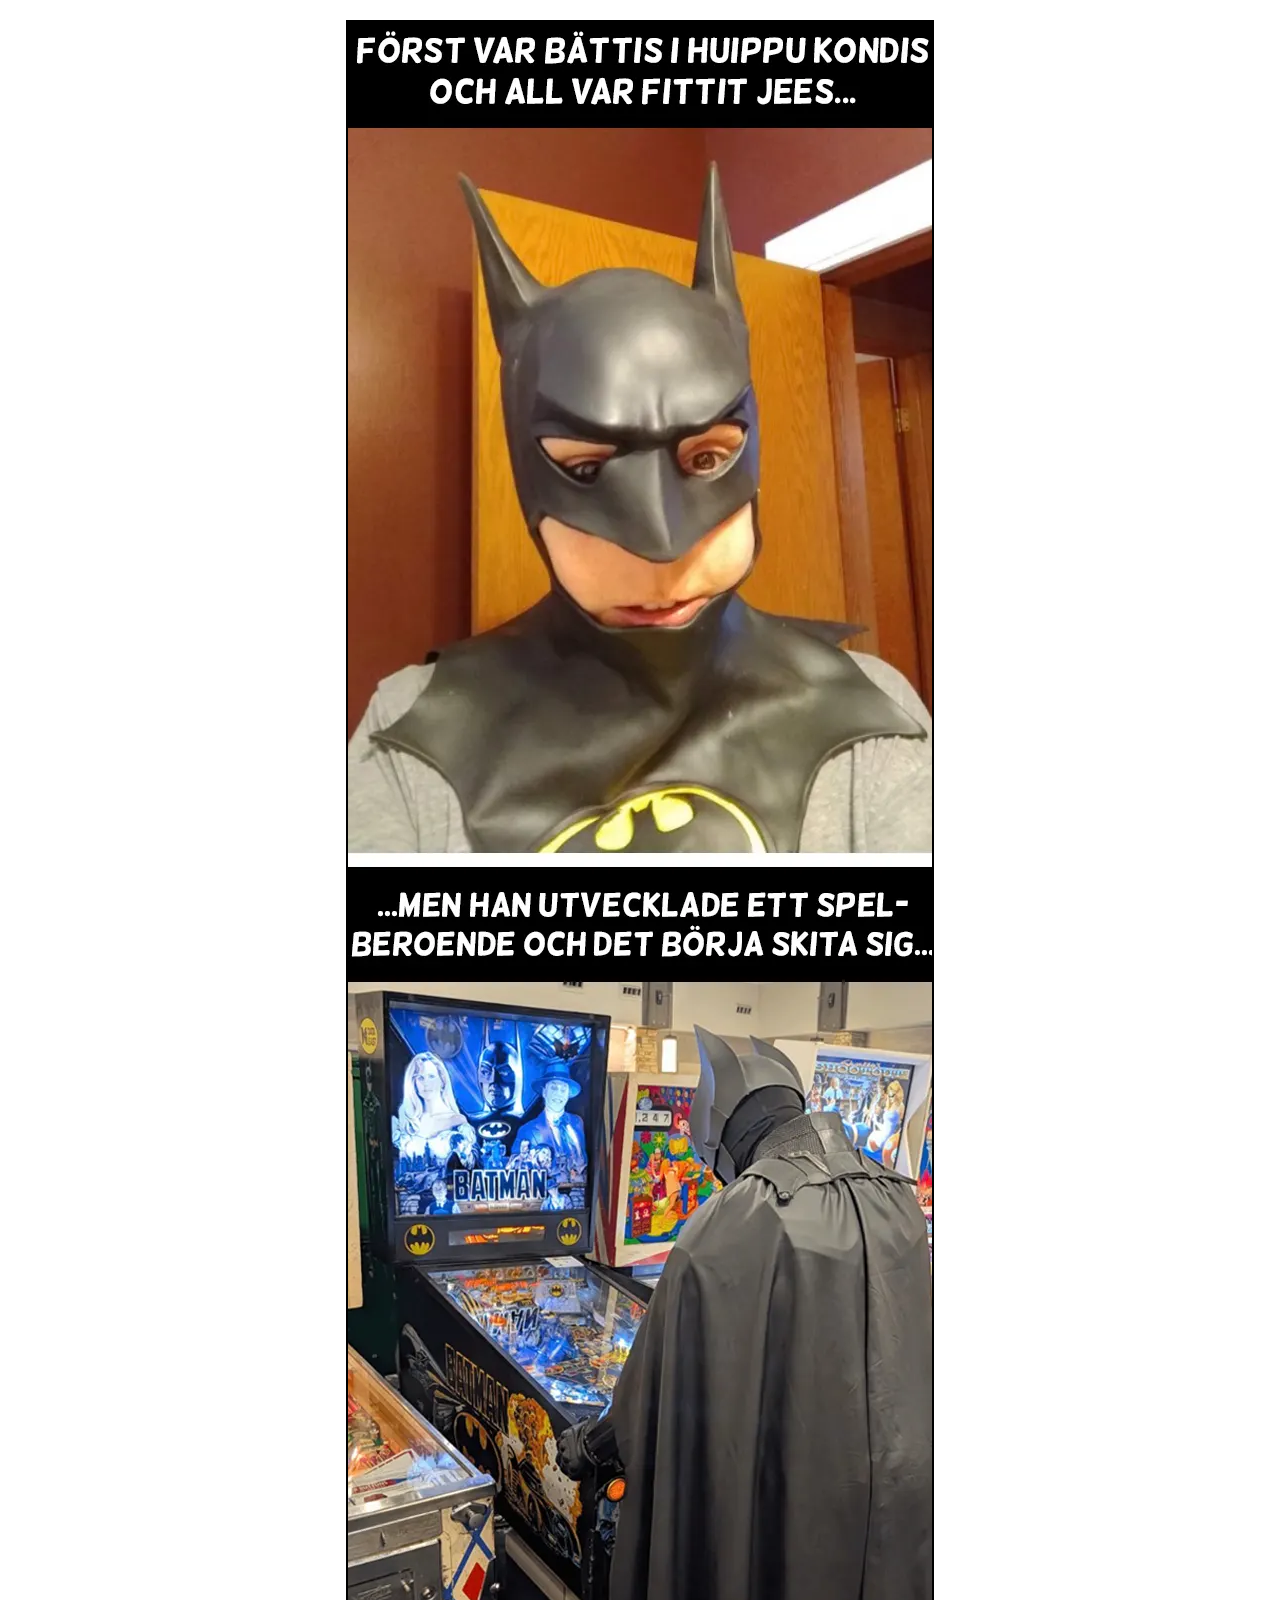
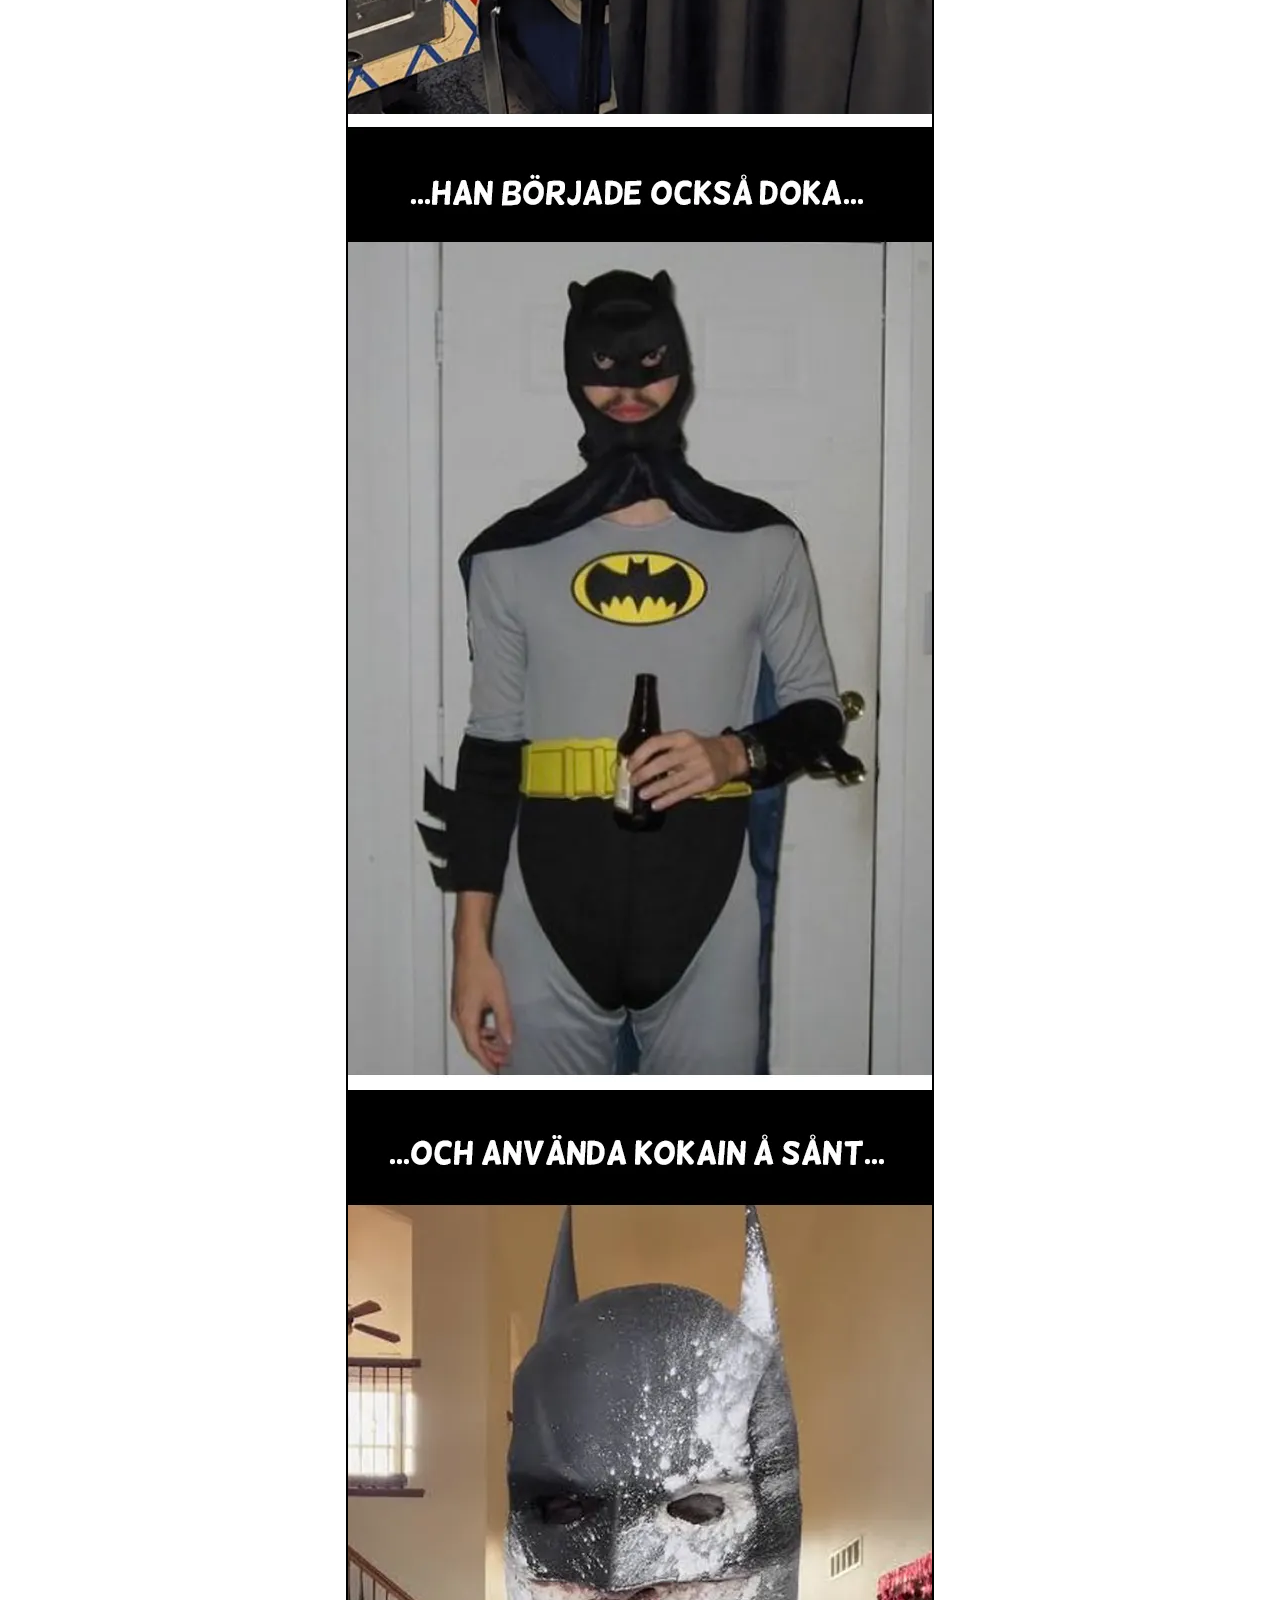
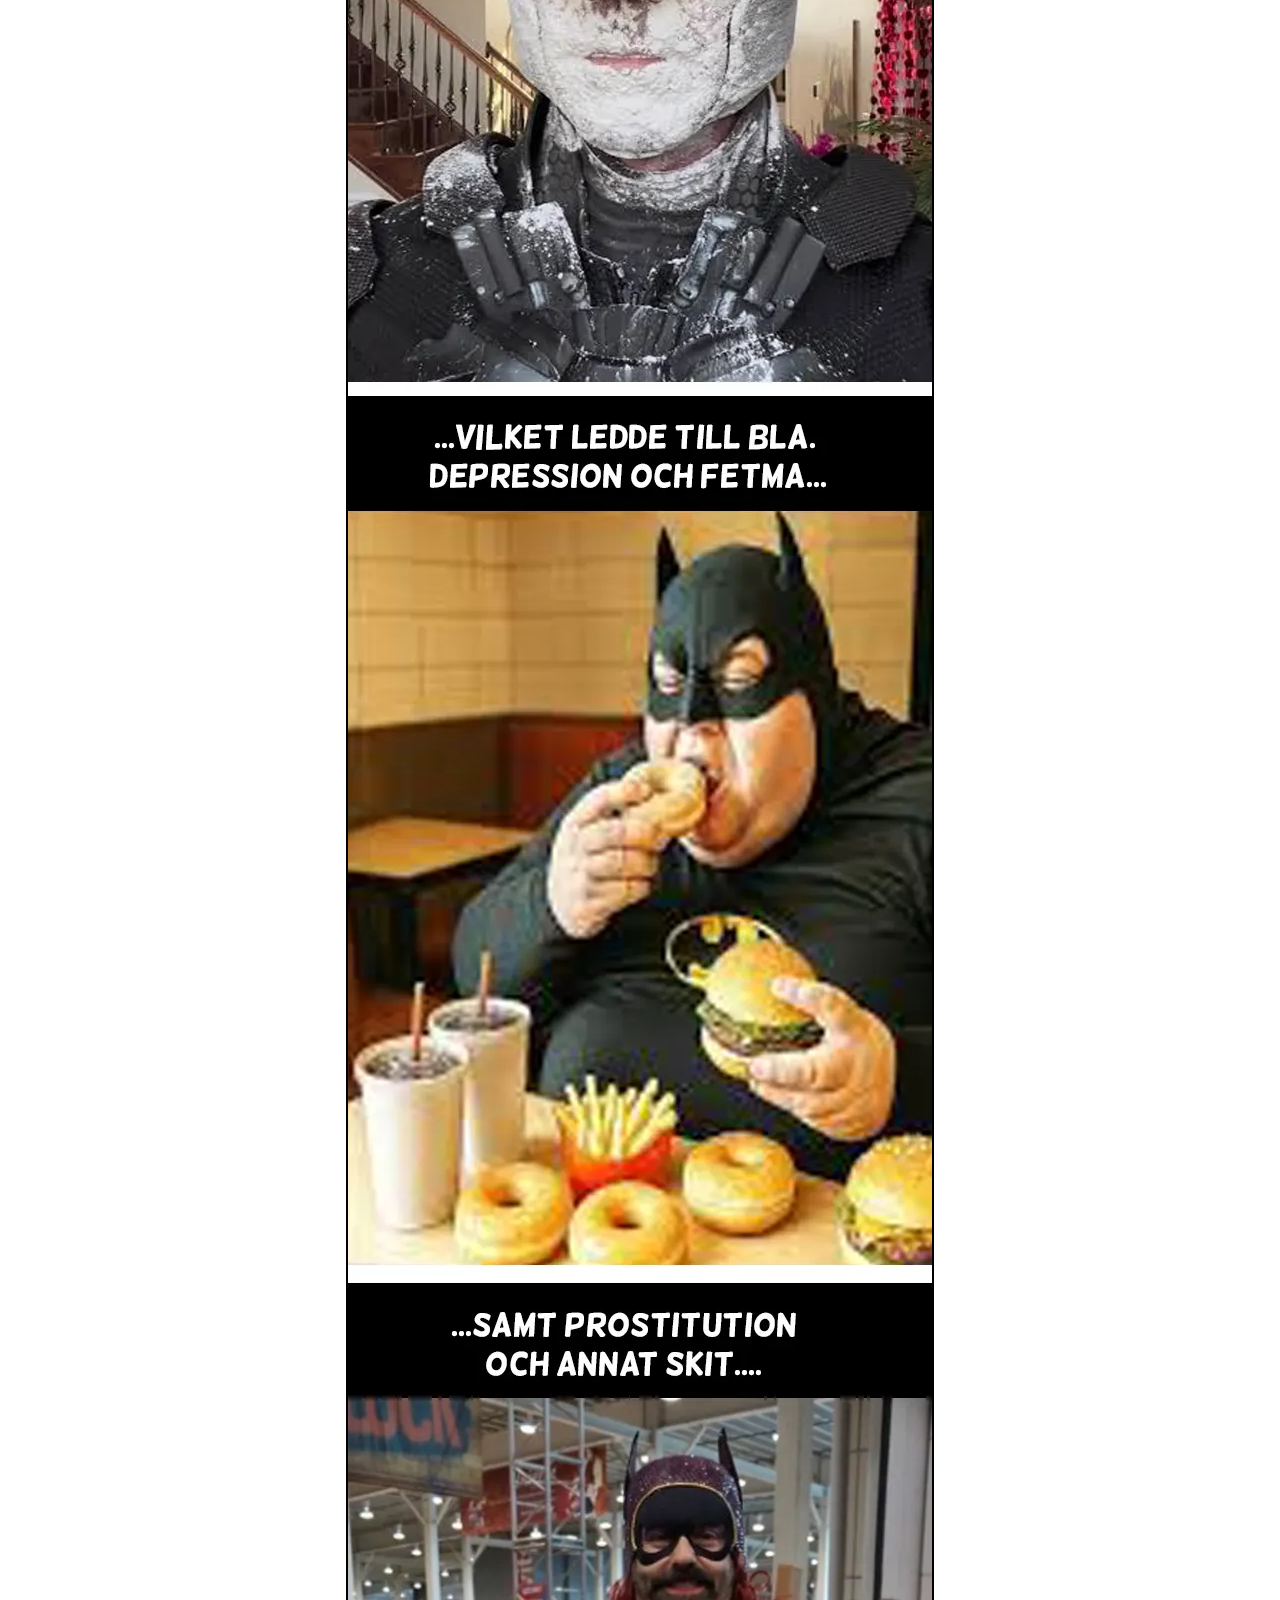
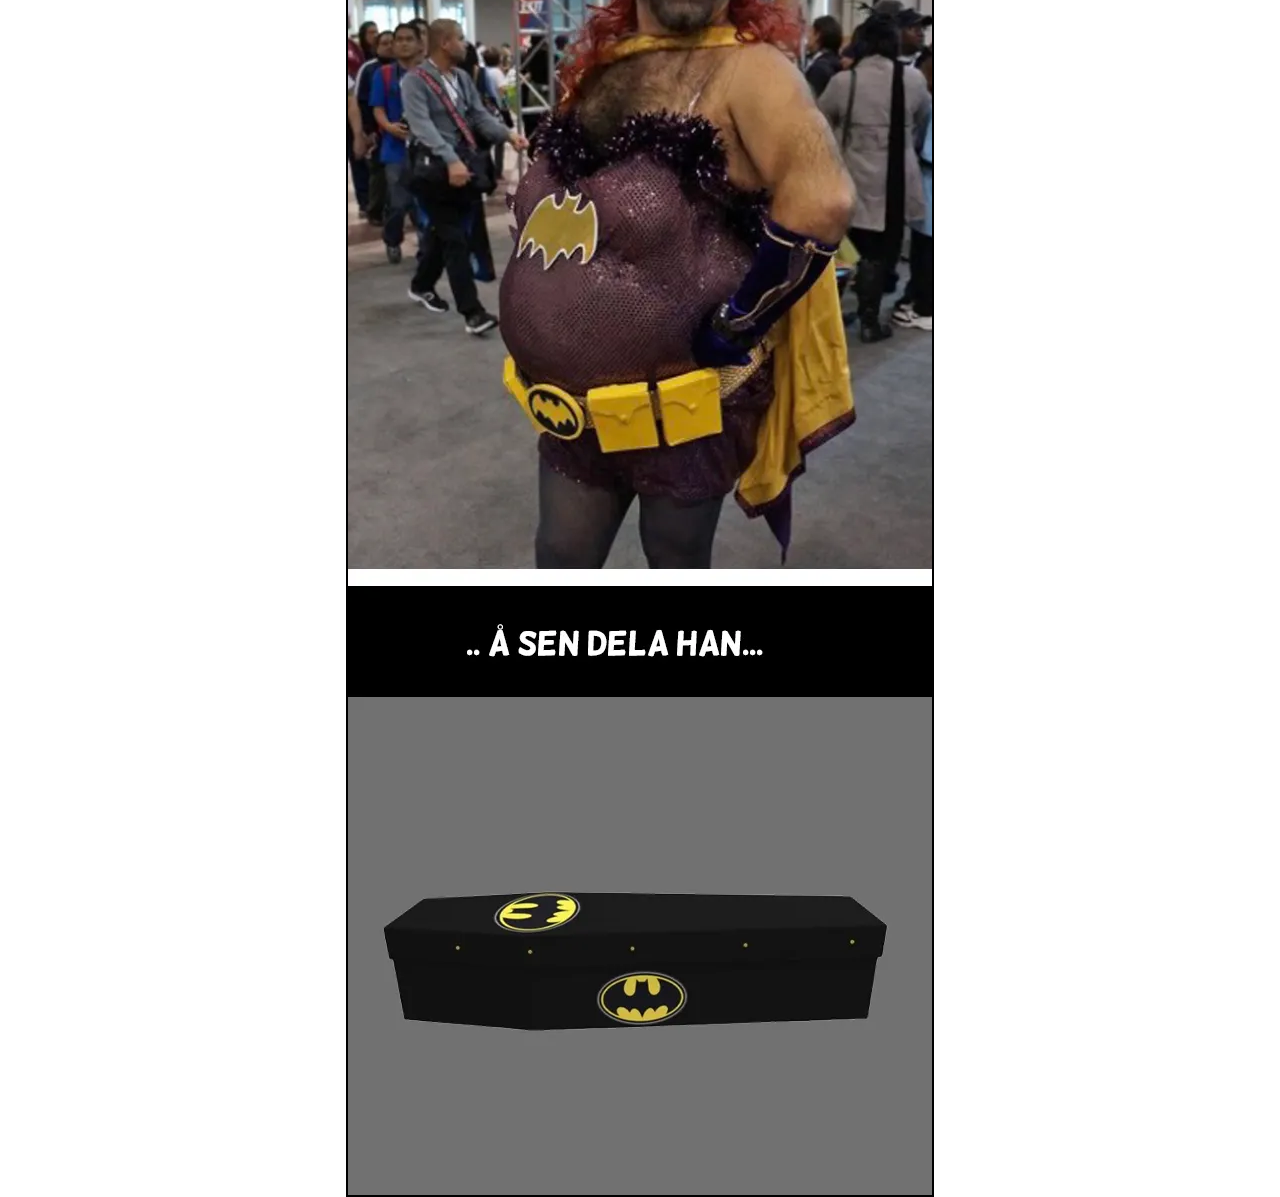
<file: batman/index.html>
<!DOCTYPE html>
<html lang="en">
<head>
    <meta charset="UTF-8">
    <meta name="viewport" content="width=device-width, initial-scale=1.0">
    <title>Batmaan</title>


<style>

    html, body{
        height: 100%;
    }



    .wrapper{

       width: 94%;
max-width: 584px;
margin: 20px auto;
border:2px solid #000;

img{

    display: block;
    width: 100%;
    height: auto;
}

    }

 
</style>

</head>
<body>
    <div class="wrapper">



        <img src="battis.webp" alt="Bättis">
    </div>




</body>
</html>
</file>
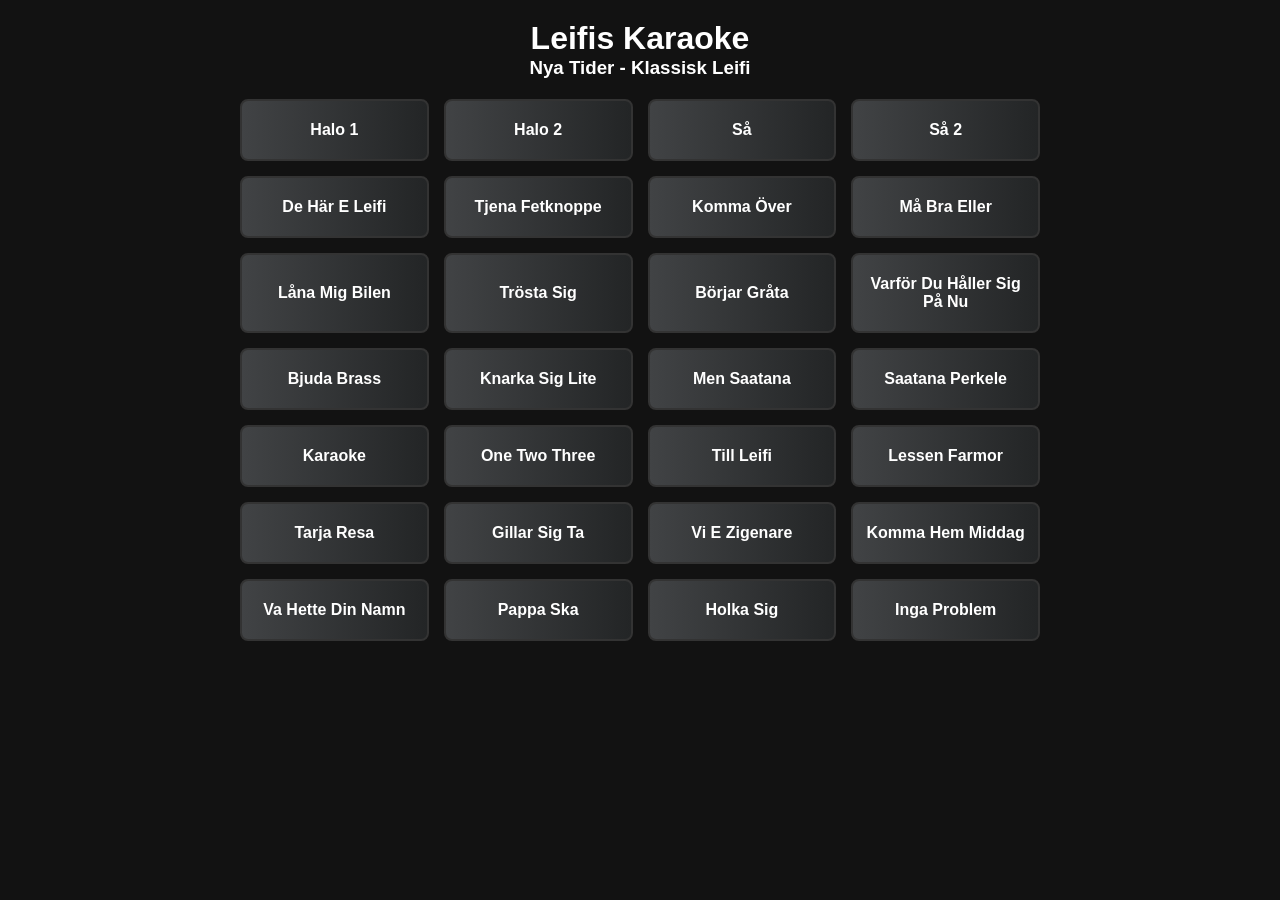
<file: leifis/index.html>
<!DOCTYPE html>
<html lang="fi">

<head>
    <meta charset="UTF-8">
    <meta name="viewport" content="width=device-width, initial-scale=1.0">
    <title>Leifis Karaoke - By Meitzi - For The Mario Kart Team =)</title>
    <style>
        h1,
        h3 {
            padding: 0;
            margin: 0;
            text-transform: capitalize;
            text-align: center;
        }

        h3 {
            padding-bottom: 20px;
        }

        h2 {
            color: #fff;
            font-size: 6rem;
            text-transform: uppercase;
        }

        html {
            height: auto;
        }

        body {
            font-family: sans-serif;
            background-color: #121212;
            color: #ffffff;
            padding: 20px;
            box-sizing: border-box;
            display: flex;
            flex-direction: column;
            align-items: center;
            height: 100%;
            position: relative;
            margin: 0;
            padding: 20px 0 0 0;
        }

        .splash {
            inset: 0;
            position: absolute;
            z-index: 10;
            animation: splashfade 1s 1s 1 forwards;
            
            display: flex;
            background: orange;
            align-items: center;
            justify-content: center;
            flex-wrap: wrap; 
            text-align: center;
            padding: 0 1rem;
            height: 100dvh;
        }

        h2 {
            animation: textfade 1s 1s 1 forwards;
            font-family: 'Lucida Sans', 'Lucida Sans Regular', 'Lucida Grande', 'Lucida Sans Unicode', Geneva, Verdana, sans-serif;
            margin: 0;
        }

        @keyframes splashfade {
            0%, 40% {
                opacity: 1;
                visibility: visible;
            }
            100% {
        opacity: 0;
        visibility: hidden;
            }
        }



        .soundboard {
            display: grid;
            grid-template-columns: repeat(auto-fill, minmax(150px, 1fr));
            gap: 15px;
            width: 100%;
            max-width: 800px;
            box-sizing: border-box;
            padding-bottom: 40px;
        
        }

        /* Nice, clicky button styling */
        button {
            padding: 20px 10px;
            font-size: 16px;
            font-weight: bold;
            background: #232526;
            background: -webkit-linear-gradient(to right, #414345, #232526);
            background: linear-gradient(to right, #414345, #232526);
            color: #fff;
            border: 2px solid #333;
            border-radius: 8px;
            cursor: pointer;
            transition: all 0.1s ease;
            text-transform: capitalize;
        }

        button:hover {
            background-color: #333;
            border-color: #555;
        }

        button:active {
            transform: scale(0.95);
            background-color: #007acc;
            border-color: #007acc;
        }
    </style>
</head>

<body>

    <div class="splash">
        <h2>såja!</h2>
    </div>

    <h1>Leifis Karaoke</h1>
    <h3>Nya tider - Klassisk Leifi</h3>

    <!-- 1. Just add your new buttons inside this div container -->
    <div class="soundboard">
          <button data-sound="audio/Halo.m4a">Halo 1</button>
        <button data-sound="audio/Halo_2.m4a">Halo 2</button>

        <button data-sound="audio/Sa.m4a">Så</button>
        <button data-sound="audio/So_2.m4a">Så 2</button>

        <button data-sound="audio/Mitt_Namn_e.m4a">De här e Leifi</button>
        <button data-sound="audio/Tjena_Fetknoppe.m4a">Tjena Fetknoppe</button>

        <button data-sound="audio/Komma_Over.m4a">komma över</button>
        <button data-sound="audio/Mo_Bra.m4a">Må bra eller</button>

        <button data-sound="audio/Lona_Mig_Bilen.m4a">låna mig bilen</button>
        <button data-sound="audio/Trosta_sig.m4a">Trösta sig</button>

        <button data-sound="audio/Borjar_grata.m4a">Börjar gråta</button>
        <button data-sound="audio/Varfor_Halla_sig_pa.m4a">Varför du håller sig på nu</button>
    
        <button data-sound="audio/Bjuda_brass.m4a">bjuda brass</button>
        <button data-sound="audio/Knarka_sig.m4a">knarka sig lite</button>
   

        <button data-sound="audio/Men_Saatana.m4a">Men Saatana</button>
        <button data-sound="audio/Saatana_perkele.m4a">saatana perkele</button>
        <button data-sound="audio/Karaoke.m4a">Karaoke</button>
        <button data-sound="audio/One_Two_Three.m4a">one two three</button>
        <button data-sound="audio/Till_Leifi.m4a">Till Leifi</button>
        <button data-sound="audio/Lessen_Farmor.m4a">Lessen Farmor</button>
        <button data-sound="audio/Tarja_Resa.m4a">Tarja resa</button>
        <button data-sound="audio/Sa_Dugillar_sig_ta.m4a">Gillar sig ta</button>
        <button data-sound="audio/Vi_e_zigenare.m4a">Vi e zigenare</button>
        <button data-sound="audio/Komma_hem_middag.m4a">Komma hem middag</button>
        <button data-sound="audio/Din_namn.m4a">Va hette Din namn</button>
        <button data-sound="audio/Pappa_ska.m4a">Pappa ska</button>
        <button data-sound="audio/Holka_sig.m4a">Holka sig</button>
        <button data-sound="audio/Inga_problem.m4a">Inga problem</button>
    </div>

    <script>
        // Holds active audio instances so the browser cannot delete them mid-play
        const aktiivisetAanet = new Set();

        document.body.addEventListener('click', function (event) {
            const soundFile = event.target.getAttribute('data-sound');

            if (soundFile) {
                let audio = new Audio(soundFile);

                // 1. Add it to our active collection to shield it from garbage collection
                aktiivisetAanet.add(audio);

                audio.play();

                // 2. Once it safely finishes, remove it so memory stays clean
                audio.addEventListener('ended', function () {
                    aktiivisetAanet.delete(audio);
                });
            }
        });
    </script>

</body>

</html>
</file>
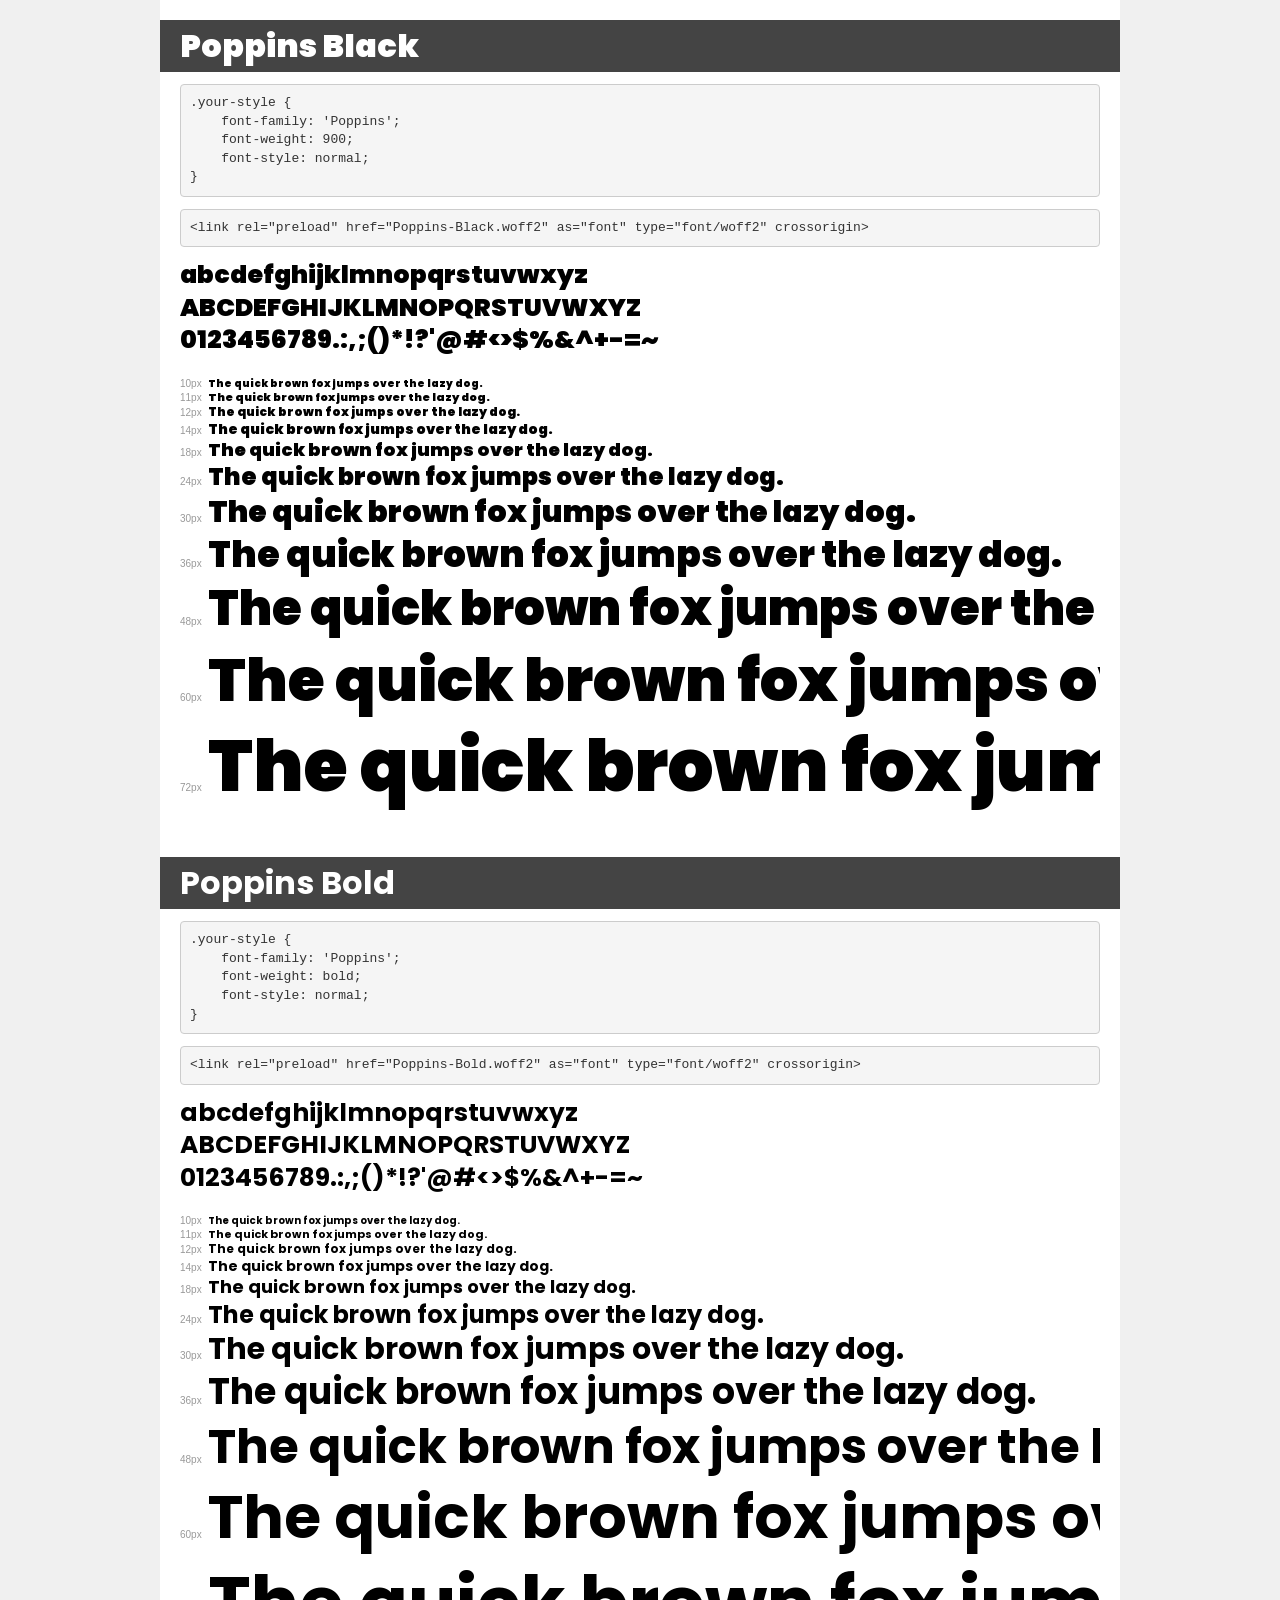
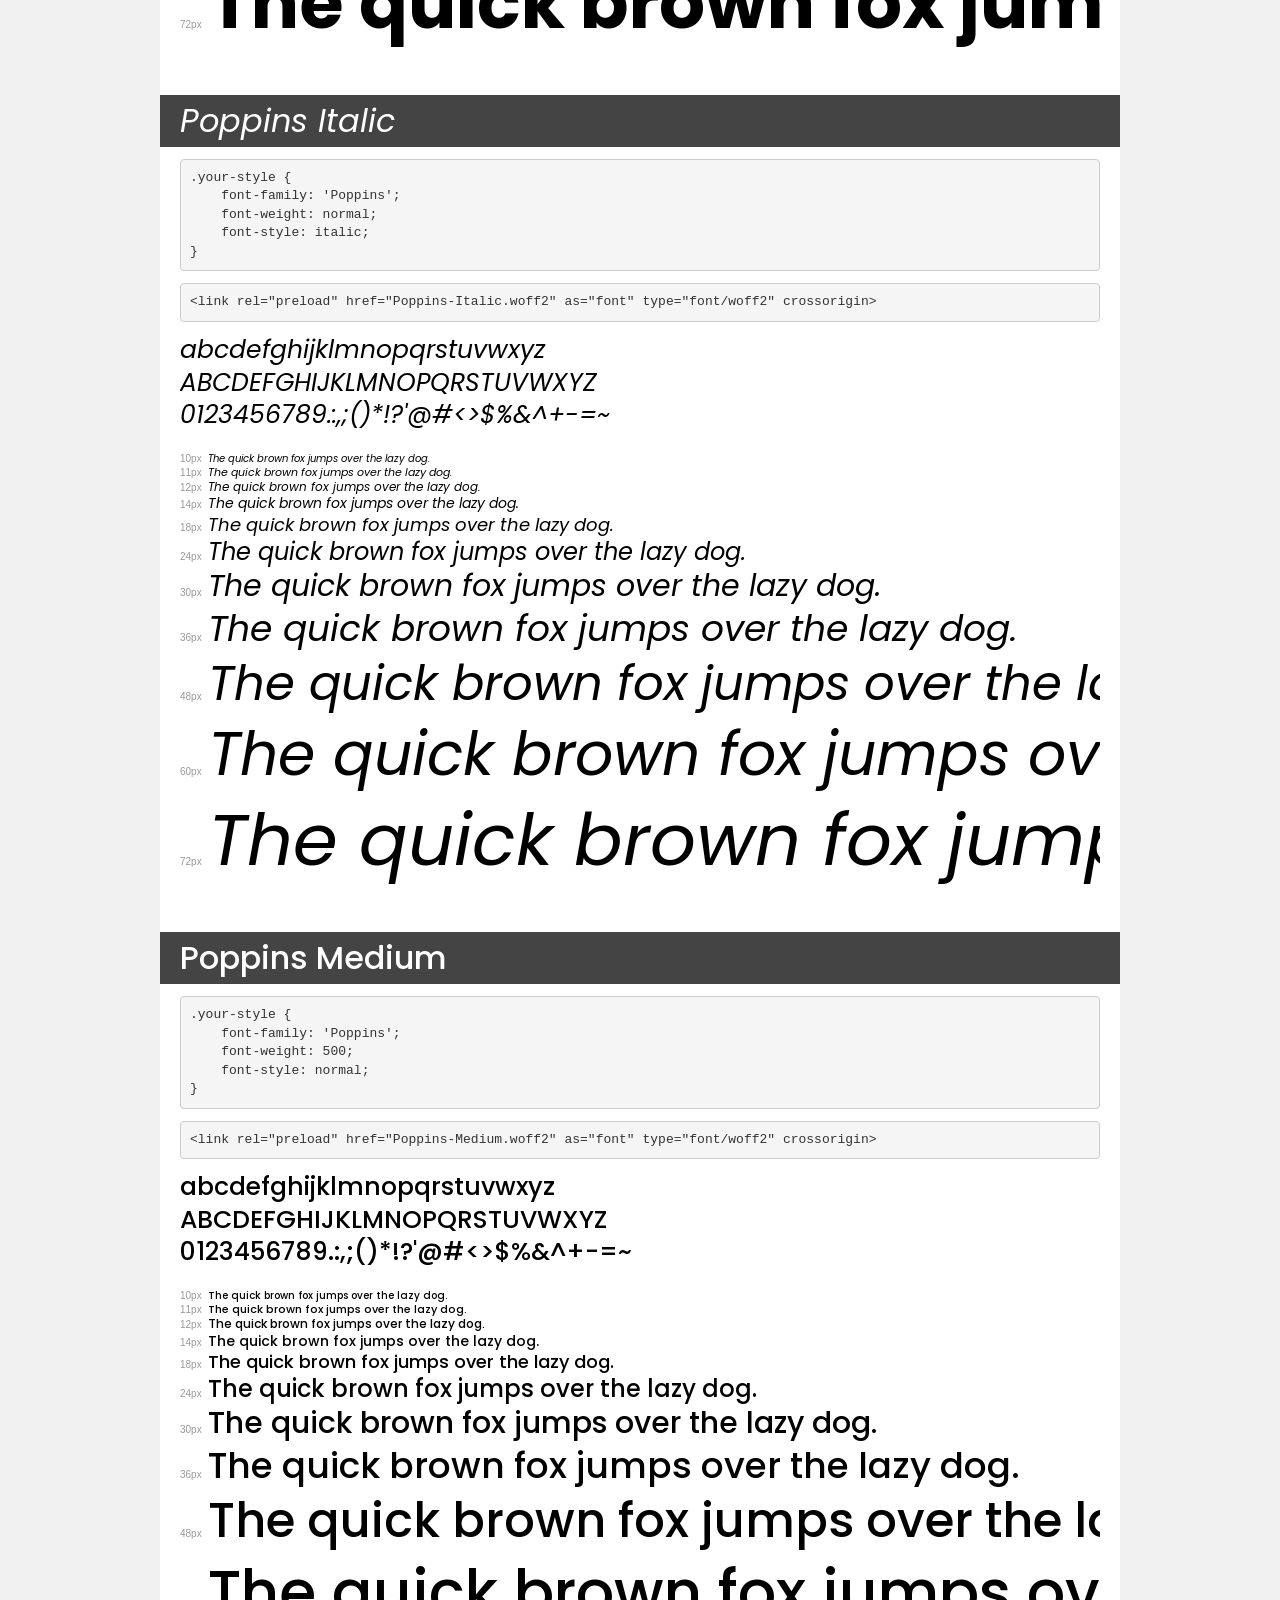
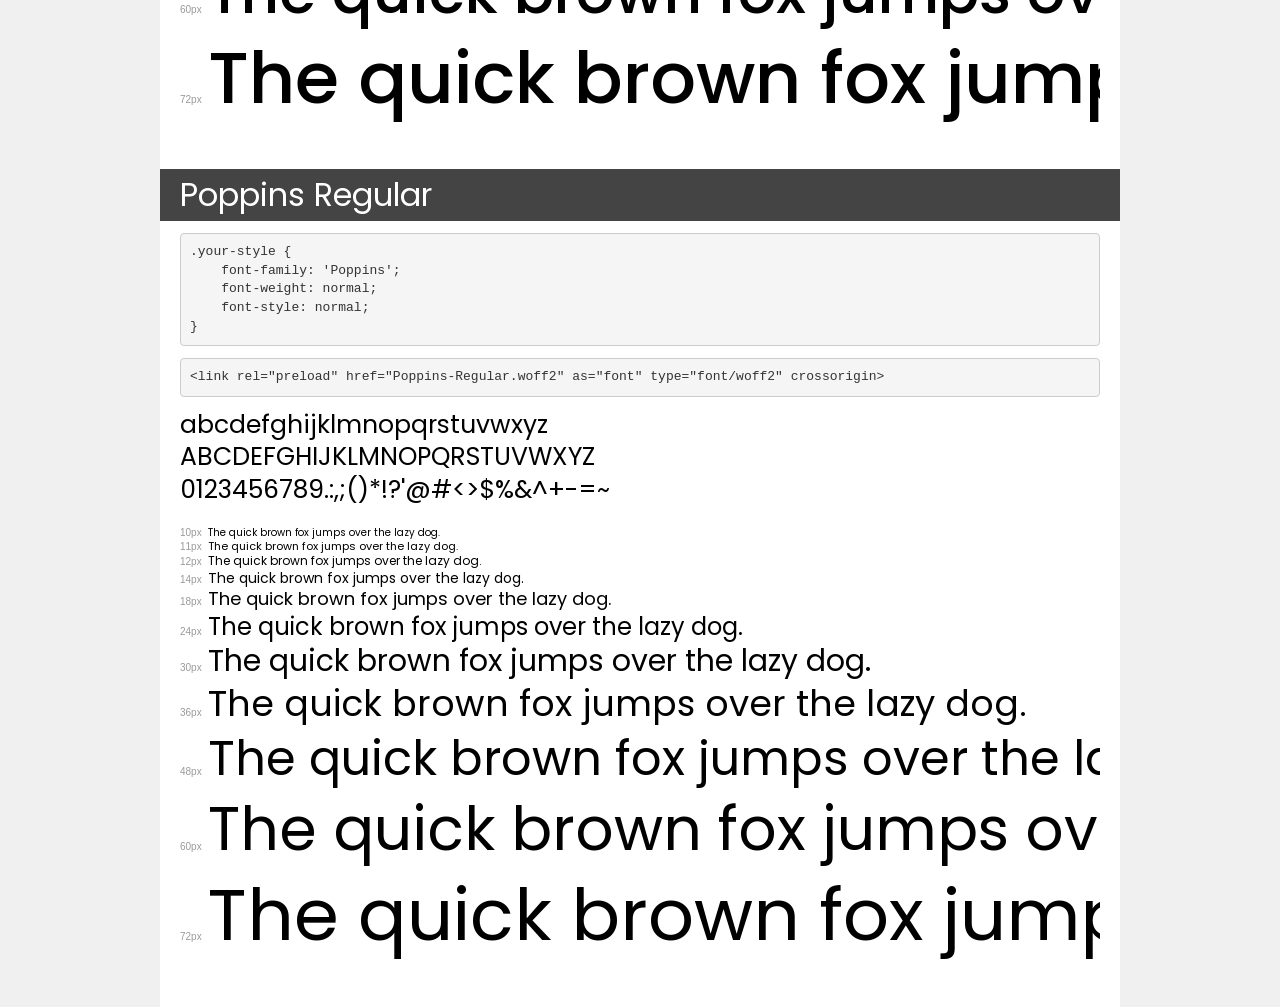
<file: fonts/poppins/demo.html>
<!DOCTYPE html>
<html lang="en">
<head>
    <meta charset="utf-8">
    <meta http-equiv="X-UA-Compatible" content="IE=edge">
    <meta name="viewport" content="width=device-width, initial-scale=1">
    <meta name="robots" content="noindex, noarchive">
    <meta name="format-detection" content="telephone=no">
    <title>Transfonter demo</title>
    <link href="stylesheet.css" rel="stylesheet">
    <style>
        /*
        http://meyerweb.com/eric/tools/css/reset/
        v2.0 | 20110126
        License: none (public domain)
        */
        html, body, div, span, applet, object, iframe,
        h1, h2, h3, h4, h5, h6, p, blockquote, pre,
        a, abbr, acronym, address, big, cite, code,
        del, dfn, em, img, ins, kbd, q, s, samp,
        small, strike, strong, sub, sup, tt, var,
        b, u, i, center,
        dl, dt, dd, ol, ul, li,
        fieldset, form, label, legend,
        table, caption, tbody, tfoot, thead, tr, th, td,
        article, aside, canvas, details, embed,
        figure, figcaption, footer, header, hgroup,
        menu, nav, output, ruby, section, summary,
        time, mark, audio, video {
            margin: 0;
            padding: 0;
            border: 0;
            font-size: 100%;
            font: inherit;
            vertical-align: baseline;
        }
        /* HTML5 display-role reset for older browsers */
        article, aside, details, figcaption, figure,
        footer, header, hgroup, menu, nav, section {
            display: block;
        }
        body {
            line-height: 1;
        }
        ol, ul {
            list-style: none;
        }
        blockquote, q {
            quotes: none;
        }
        blockquote:before, blockquote:after,
        q:before, q:after {
            content: '';
            content: none;
        }
        table {
            border-collapse: collapse;
            border-spacing: 0;
        }
        /* demo styles */
        body {
            background: #f0f0f0;
            color: #000;
        }
        .page {
            background: #fff;
            width: 920px;
            margin: 0 auto;
            padding: 20px 20px 0 20px;
            overflow: hidden;
        }
        .font-container {
            overflow-x: auto;
            overflow-y: hidden;
            margin-bottom: 40px;
            line-height: 1.3;
            white-space: nowrap;
            padding-bottom: 5px;
        }
        h1 {
            position: relative;
            background: #444;
            font-size: 32px;
            color: #fff;
            padding: 10px 20px;
            margin: 0 -20px 12px -20px;
        }
        .letters {
            font-size: 25px;
            margin-bottom: 20px;
        }
        .s10:before {
            content: '10px';
        }
        .s11:before {
            content: '11px';
        }
        .s12:before {
            content: '12px';
        }
        .s14:before {
            content: '14px';
        }
        .s18:before {
            content: '18px';
        }
        .s24:before {
            content: '24px';
        }
        .s30:before {
            content: '30px';
        }
        .s36:before {
            content: '36px';
        }
        .s48:before {
            content: '48px';
        }
        .s60:before {
            content: '60px';
        }
        .s72:before {
            content: '72px';
        }
        .s10:before, .s11:before, .s12:before, .s14:before,
        .s18:before, .s24:before, .s30:before, .s36:before,
        .s48:before, .s60:before, .s72:before {
            font-family: Arial, sans-serif;
            font-size: 10px;
            font-weight: normal;
            font-style: normal;
            color: #999;
            padding-right: 6px;
        }
        pre {
            display: block;
            padding: 9px;
            margin: 0 0 12px;
            font-family: Monaco, Menlo, Consolas, "Courier New", monospace;
            font-size: 13px;
            line-height: 1.428571429;
            color: #333;
            font-weight: normal;
            font-style: normal;
            background-color: #f5f5f5;
            border: 1px solid #ccc;
            overflow-x: auto;
            border-radius: 4px;
        }
        /* responsive */
        @media (max-width: 959px) {
            .page {
                width: auto;
                margin: 0;
            }
        }
    </style>
</head>
<body>
<div class="page">
    <div class="demo">
        <h1 style="font-family: 'Poppins'; font-weight: 900; font-style: normal;">Poppins Black</h1>
        <pre title="Usage">.your-style {
    font-family: 'Poppins';
    font-weight: 900;
    font-style: normal;
}</pre>
        <pre title="Preload (optional)">
&lt;link rel=&quot;preload&quot; href=&quot;Poppins-Black.woff2&quot; as=&quot;font&quot; type=&quot;font/woff2&quot; crossorigin&gt;</pre>
        <div class="font-container" style="font-family: 'Poppins'; font-weight: 900; font-style: normal;">
            <p class="letters">
                abcdefghijklmnopqrstuvwxyz<br>
ABCDEFGHIJKLMNOPQRSTUVWXYZ<br>
                0123456789.:,;()*!?'@#&lt;&gt;$%&^+-=~
            </p>
            <p class="s10" style="font-size: 10px;">The quick brown fox jumps over the lazy dog.</p>
            <p class="s11" style="font-size: 11px;">The quick brown fox jumps over the lazy dog.</p>
            <p class="s12" style="font-size: 12px;">The quick brown fox jumps over the lazy dog.</p>
            <p class="s14" style="font-size: 14px;">The quick brown fox jumps over the lazy dog.</p>
            <p class="s18" style="font-size: 18px;">The quick brown fox jumps over the lazy dog.</p>
            <p class="s24" style="font-size: 24px;">The quick brown fox jumps over the lazy dog.</p>
            <p class="s30" style="font-size: 30px;">The quick brown fox jumps over the lazy dog.</p>
            <p class="s36" style="font-size: 36px;">The quick brown fox jumps over the lazy dog.</p>
            <p class="s48" style="font-size: 48px;">The quick brown fox jumps over the lazy dog.</p>
            <p class="s60" style="font-size: 60px;">The quick brown fox jumps over the lazy dog.</p>
            <p class="s72" style="font-size: 72px;">The quick brown fox jumps over the lazy dog.</p>
        </div>
    </div>

    <div class="demo">
        <h1 style="font-family: 'Poppins'; font-weight: bold; font-style: normal;">Poppins Bold</h1>
        <pre title="Usage">.your-style {
    font-family: 'Poppins';
    font-weight: bold;
    font-style: normal;
}</pre>
        <pre title="Preload (optional)">
&lt;link rel=&quot;preload&quot; href=&quot;Poppins-Bold.woff2&quot; as=&quot;font&quot; type=&quot;font/woff2&quot; crossorigin&gt;</pre>
        <div class="font-container" style="font-family: 'Poppins'; font-weight: bold; font-style: normal;">
            <p class="letters">
                abcdefghijklmnopqrstuvwxyz<br>
ABCDEFGHIJKLMNOPQRSTUVWXYZ<br>
                0123456789.:,;()*!?'@#&lt;&gt;$%&^+-=~
            </p>
            <p class="s10" style="font-size: 10px;">The quick brown fox jumps over the lazy dog.</p>
            <p class="s11" style="font-size: 11px;">The quick brown fox jumps over the lazy dog.</p>
            <p class="s12" style="font-size: 12px;">The quick brown fox jumps over the lazy dog.</p>
            <p class="s14" style="font-size: 14px;">The quick brown fox jumps over the lazy dog.</p>
            <p class="s18" style="font-size: 18px;">The quick brown fox jumps over the lazy dog.</p>
            <p class="s24" style="font-size: 24px;">The quick brown fox jumps over the lazy dog.</p>
            <p class="s30" style="font-size: 30px;">The quick brown fox jumps over the lazy dog.</p>
            <p class="s36" style="font-size: 36px;">The quick brown fox jumps over the lazy dog.</p>
            <p class="s48" style="font-size: 48px;">The quick brown fox jumps over the lazy dog.</p>
            <p class="s60" style="font-size: 60px;">The quick brown fox jumps over the lazy dog.</p>
            <p class="s72" style="font-size: 72px;">The quick brown fox jumps over the lazy dog.</p>
        </div>
    </div>

    <div class="demo">
        <h1 style="font-family: 'Poppins'; font-weight: normal; font-style: italic;">Poppins Italic</h1>
        <pre title="Usage">.your-style {
    font-family: 'Poppins';
    font-weight: normal;
    font-style: italic;
}</pre>
        <pre title="Preload (optional)">
&lt;link rel=&quot;preload&quot; href=&quot;Poppins-Italic.woff2&quot; as=&quot;font&quot; type=&quot;font/woff2&quot; crossorigin&gt;</pre>
        <div class="font-container" style="font-family: 'Poppins'; font-weight: normal; font-style: italic;">
            <p class="letters">
                abcdefghijklmnopqrstuvwxyz<br>
ABCDEFGHIJKLMNOPQRSTUVWXYZ<br>
                0123456789.:,;()*!?'@#&lt;&gt;$%&^+-=~
            </p>
            <p class="s10" style="font-size: 10px;">The quick brown fox jumps over the lazy dog.</p>
            <p class="s11" style="font-size: 11px;">The quick brown fox jumps over the lazy dog.</p>
            <p class="s12" style="font-size: 12px;">The quick brown fox jumps over the lazy dog.</p>
            <p class="s14" style="font-size: 14px;">The quick brown fox jumps over the lazy dog.</p>
            <p class="s18" style="font-size: 18px;">The quick brown fox jumps over the lazy dog.</p>
            <p class="s24" style="font-size: 24px;">The quick brown fox jumps over the lazy dog.</p>
            <p class="s30" style="font-size: 30px;">The quick brown fox jumps over the lazy dog.</p>
            <p class="s36" style="font-size: 36px;">The quick brown fox jumps over the lazy dog.</p>
            <p class="s48" style="font-size: 48px;">The quick brown fox jumps over the lazy dog.</p>
            <p class="s60" style="font-size: 60px;">The quick brown fox jumps over the lazy dog.</p>
            <p class="s72" style="font-size: 72px;">The quick brown fox jumps over the lazy dog.</p>
        </div>
    </div>

    <div class="demo">
        <h1 style="font-family: 'Poppins'; font-weight: 500; font-style: normal;">Poppins Medium</h1>
        <pre title="Usage">.your-style {
    font-family: 'Poppins';
    font-weight: 500;
    font-style: normal;
}</pre>
        <pre title="Preload (optional)">
&lt;link rel=&quot;preload&quot; href=&quot;Poppins-Medium.woff2&quot; as=&quot;font&quot; type=&quot;font/woff2&quot; crossorigin&gt;</pre>
        <div class="font-container" style="font-family: 'Poppins'; font-weight: 500; font-style: normal;">
            <p class="letters">
                abcdefghijklmnopqrstuvwxyz<br>
ABCDEFGHIJKLMNOPQRSTUVWXYZ<br>
                0123456789.:,;()*!?'@#&lt;&gt;$%&^+-=~
            </p>
            <p class="s10" style="font-size: 10px;">The quick brown fox jumps over the lazy dog.</p>
            <p class="s11" style="font-size: 11px;">The quick brown fox jumps over the lazy dog.</p>
            <p class="s12" style="font-size: 12px;">The quick brown fox jumps over the lazy dog.</p>
            <p class="s14" style="font-size: 14px;">The quick brown fox jumps over the lazy dog.</p>
            <p class="s18" style="font-size: 18px;">The quick brown fox jumps over the lazy dog.</p>
            <p class="s24" style="font-size: 24px;">The quick brown fox jumps over the lazy dog.</p>
            <p class="s30" style="font-size: 30px;">The quick brown fox jumps over the lazy dog.</p>
            <p class="s36" style="font-size: 36px;">The quick brown fox jumps over the lazy dog.</p>
            <p class="s48" style="font-size: 48px;">The quick brown fox jumps over the lazy dog.</p>
            <p class="s60" style="font-size: 60px;">The quick brown fox jumps over the lazy dog.</p>
            <p class="s72" style="font-size: 72px;">The quick brown fox jumps over the lazy dog.</p>
        </div>
    </div>

    <div class="demo">
        <h1 style="font-family: 'Poppins'; font-weight: normal; font-style: normal;">Poppins Regular</h1>
        <pre title="Usage">.your-style {
    font-family: 'Poppins';
    font-weight: normal;
    font-style: normal;
}</pre>
        <pre title="Preload (optional)">
&lt;link rel=&quot;preload&quot; href=&quot;Poppins-Regular.woff2&quot; as=&quot;font&quot; type=&quot;font/woff2&quot; crossorigin&gt;</pre>
        <div class="font-container" style="font-family: 'Poppins'; font-weight: normal; font-style: normal;">
            <p class="letters">
                abcdefghijklmnopqrstuvwxyz<br>
ABCDEFGHIJKLMNOPQRSTUVWXYZ<br>
                0123456789.:,;()*!?'@#&lt;&gt;$%&^+-=~
            </p>
            <p class="s10" style="font-size: 10px;">The quick brown fox jumps over the lazy dog.</p>
            <p class="s11" style="font-size: 11px;">The quick brown fox jumps over the lazy dog.</p>
            <p class="s12" style="font-size: 12px;">The quick brown fox jumps over the lazy dog.</p>
            <p class="s14" style="font-size: 14px;">The quick brown fox jumps over the lazy dog.</p>
            <p class="s18" style="font-size: 18px;">The quick brown fox jumps over the lazy dog.</p>
            <p class="s24" style="font-size: 24px;">The quick brown fox jumps over the lazy dog.</p>
            <p class="s30" style="font-size: 30px;">The quick brown fox jumps over the lazy dog.</p>
            <p class="s36" style="font-size: 36px;">The quick brown fox jumps over the lazy dog.</p>
            <p class="s48" style="font-size: 48px;">The quick brown fox jumps over the lazy dog.</p>
            <p class="s60" style="font-size: 60px;">The quick brown fox jumps over the lazy dog.</p>
            <p class="s72" style="font-size: 72px;">The quick brown fox jumps over the lazy dog.</p>
        </div>
    </div>

</div>
</body>
</html>
</file>
<file: fonts/poppins/stylesheet.css>
@font-face {
    font-family: 'Poppins';
    src: url('Poppins-Black.woff2') format('woff2'),
        url('Poppins-Black.woff') format('woff');
    font-weight: 900;
    font-style: normal;
    font-display: swap;
}

@font-face {
    font-family: 'Poppins';
    src: url('Poppins-Bold.woff2') format('woff2'),
        url('Poppins-Bold.woff') format('woff');
    font-weight: bold;
    font-style: normal;
    font-display: swap;
}

@font-face {
    font-family: 'Poppins';
    src: url('Poppins-Italic.woff2') format('woff2'),
        url('Poppins-Italic.woff') format('woff');
    font-weight: normal;
    font-style: italic;
    font-display: swap;
}

@font-face {
    font-family: 'Poppins';
    src: url('Poppins-Medium.woff2') format('woff2'),
        url('Poppins-Medium.woff') format('woff');
    font-weight: 500;
    font-style: normal;
    font-display: swap;
}

@font-face {
    font-family: 'Poppins';
    src: url('Poppins-Regular.woff2') format('woff2'),
        url('Poppins-Regular.woff') format('woff');
    font-weight: normal;
    font-style: normal;
    font-display: swap;
}
</file>
